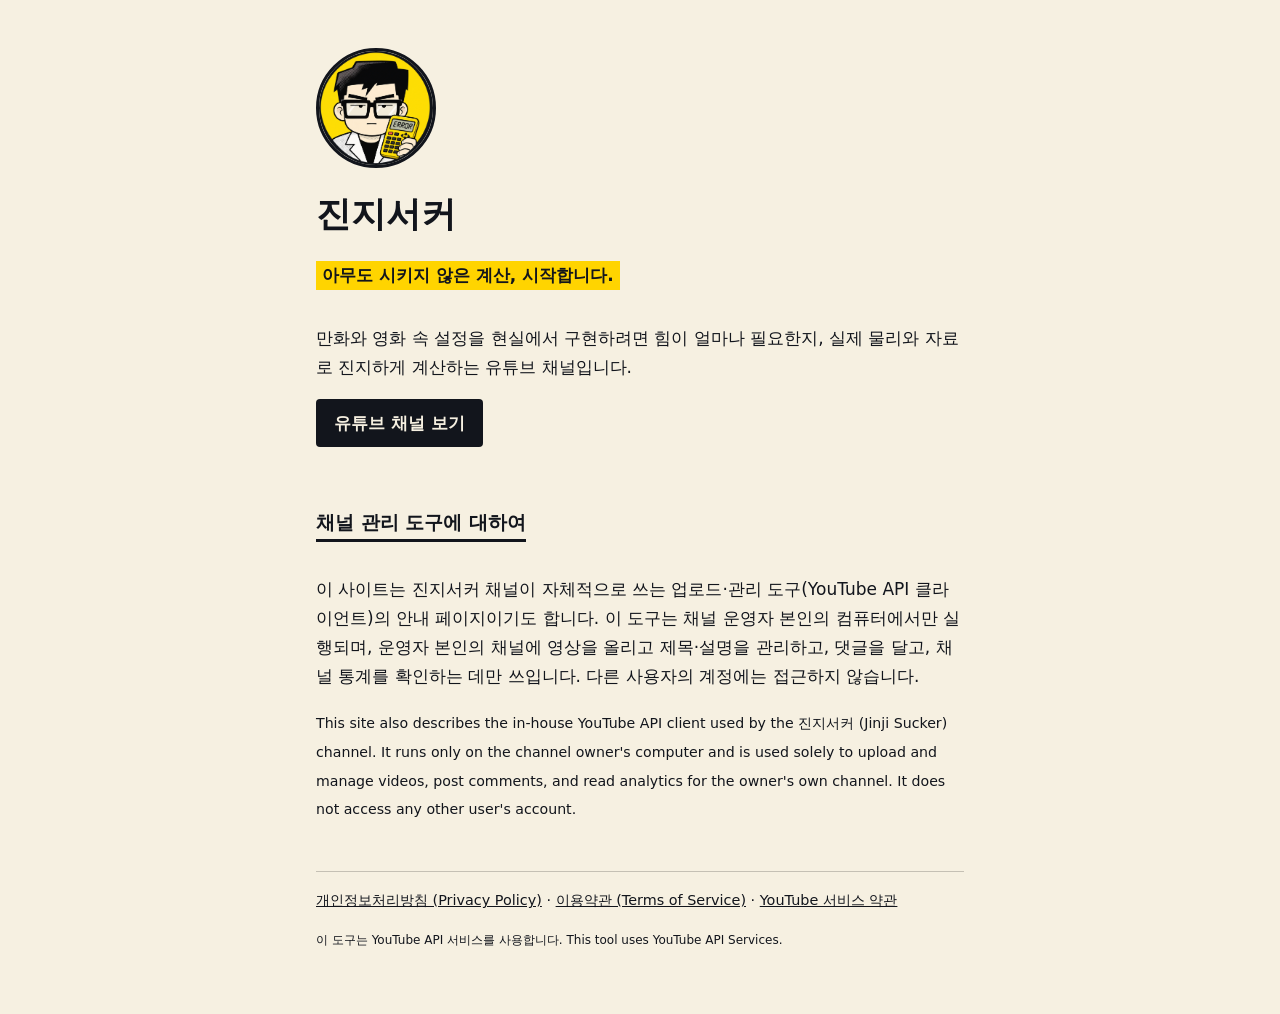
<file: index.html>
<!doctype html>
<html lang="ko">
<head>
<meta charset="utf-8">
<meta name="viewport" content="width=device-width, initial-scale=1">
<title>진지서커</title>
<meta name="description" content="만화·영화 속 설정을 현실 물리로 진지하게 계산하는 유튜브 채널">
<link rel="icon" href="icon.webp">
<link rel="stylesheet" href="style.css">
</head>
<body>
<main>
  <img class="logo" src="icon.webp" alt="진지서커 채널 아이콘" width="120" height="120">
  <h1>진지서커</h1>
  <p class="tag">아무도 시키지 않은 계산, 시작합니다.</p>
  <p>만화와 영화 속 설정을 현실에서 구현하려면 힘이 얼마나 필요한지, 실제 물리와 자료로 진지하게 계산하는 유튜브 채널입니다.</p>
  <p><a class="btn" href="https://www.youtube.com/channel/UCwEcnt9s4he1WT6Z5F1xILg">유튜브 채널 보기</a></p>

  <h2>채널 관리 도구에 대하여</h2>
  <p>이 사이트는 진지서커 채널이 자체적으로 쓰는 업로드·관리 도구(YouTube API 클라이언트)의 안내 페이지이기도 합니다.
  이 도구는 채널 운영자 본인의 컴퓨터에서만 실행되며, 운영자 본인의 채널에 영상을 올리고 제목·설명을 관리하고, 댓글을 달고, 채널 통계를 확인하는 데만 쓰입니다.
  다른 사용자의 계정에는 접근하지 않습니다.</p>
  <p lang="en"><small>This site also describes the in-house YouTube API client used by the 진지서커 (Jinji Sucker) channel. It runs only on the channel owner's computer and is used solely to upload and manage videos, post comments, and read analytics for the owner's own channel. It does not access any other user's account.</small></p>

  <footer>
    <a href="privacy.html">개인정보처리방침 (Privacy Policy)</a> ·
    <a href="terms.html">이용약관 (Terms of Service)</a> ·
    <a href="https://www.youtube.com/t/terms">YouTube 서비스 약관</a>
    <p><small>이 도구는 YouTube API 서비스를 사용합니다. This tool uses YouTube API Services.</small></p>
  </footer>
</main>
</body>
</html>
</file>
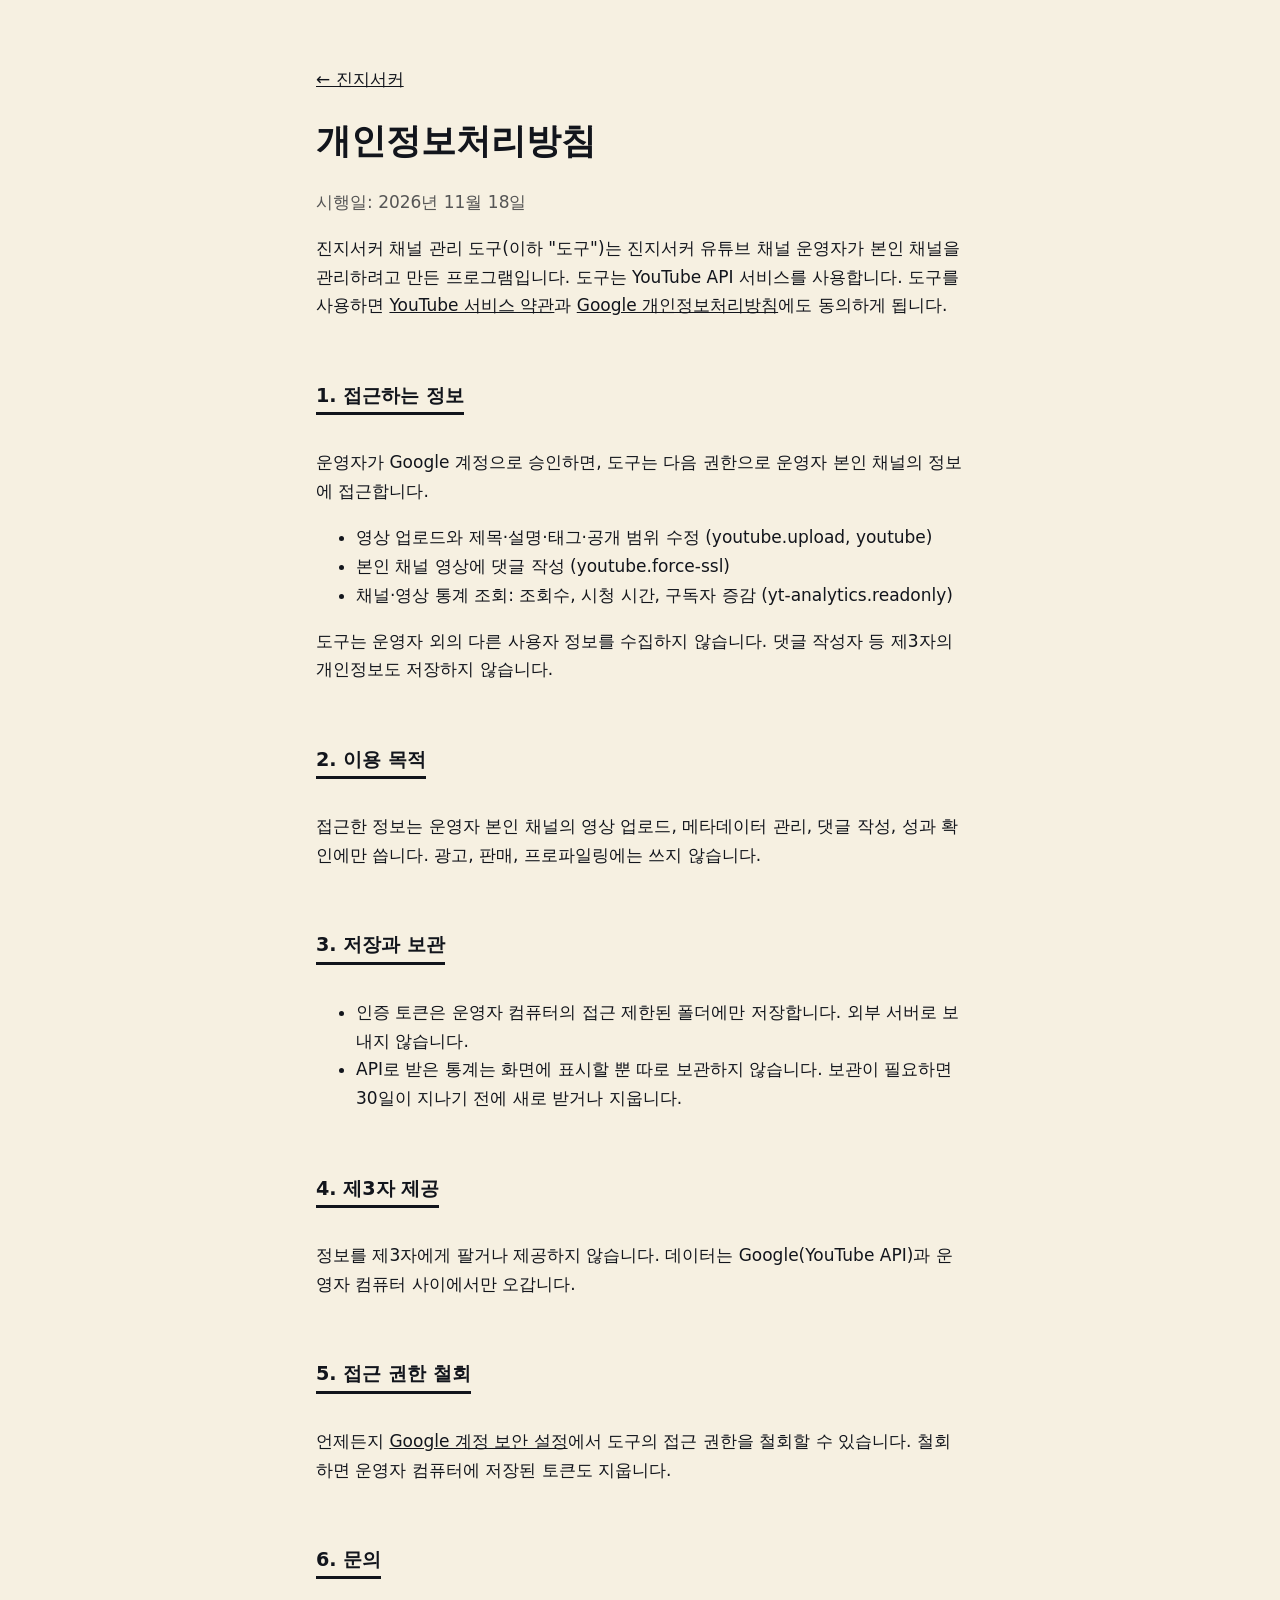
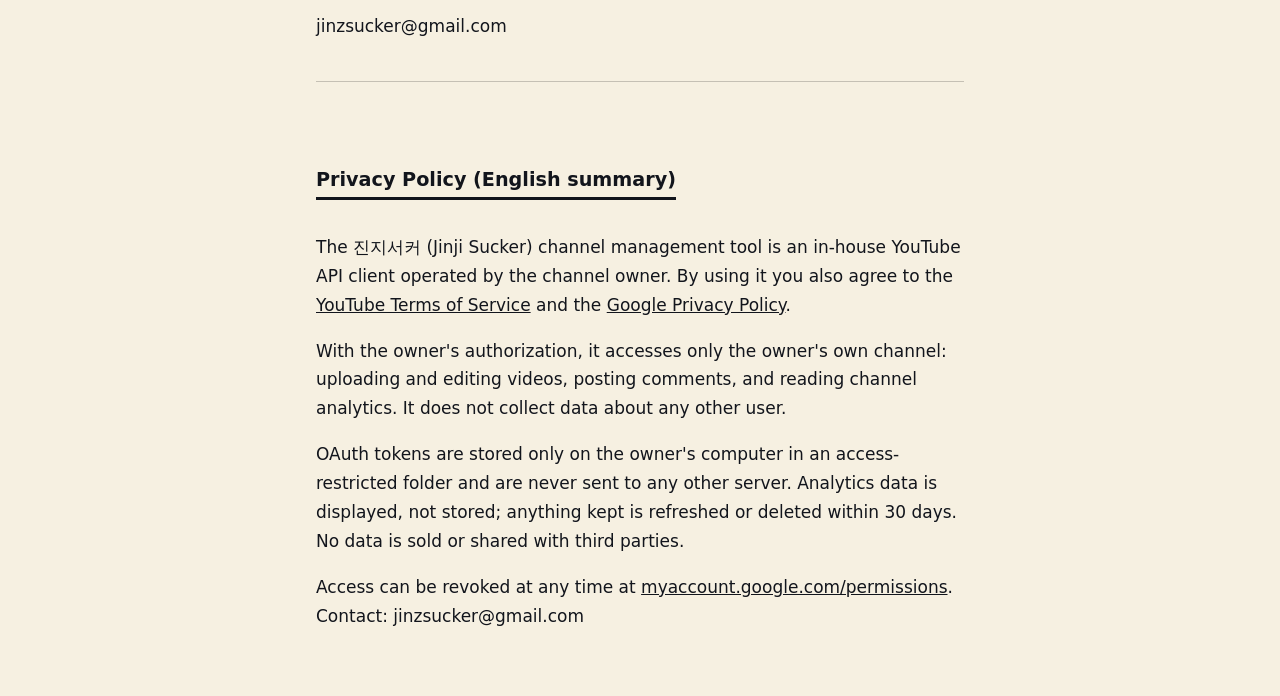
<file: privacy.html>
<!doctype html>
<html lang="ko">
<head>
<meta charset="utf-8">
<meta name="viewport" content="width=device-width, initial-scale=1">
<title>개인정보처리방침 · 진지서커</title>
<link rel="icon" href="icon.webp">
<link rel="stylesheet" href="style.css">
</head>
<body>
<main class="doc">
  <p><a href="index.html">← 진지서커</a></p>
  <h1>개인정보처리방침</h1>
  <p class="meta">시행일: 2026년 11월 18일</p>

  <p>진지서커 채널 관리 도구(이하 "도구")는 진지서커 유튜브 채널 운영자가 본인 채널을 관리하려고 만든 프로그램입니다. 도구는 YouTube API 서비스를 사용합니다.
  도구를 사용하면 <a href="https://www.youtube.com/t/terms">YouTube 서비스 약관</a>과 <a href="https://policies.google.com/privacy">Google 개인정보처리방침</a>에도 동의하게 됩니다.</p>

  <h2>1. 접근하는 정보</h2>
  <p>운영자가 Google 계정으로 승인하면, 도구는 다음 권한으로 운영자 본인 채널의 정보에 접근합니다.</p>
  <ul>
    <li>영상 업로드와 제목·설명·태그·공개 범위 수정 (youtube.upload, youtube)</li>
    <li>본인 채널 영상에 댓글 작성 (youtube.force-ssl)</li>
    <li>채널·영상 통계 조회: 조회수, 시청 시간, 구독자 증감 (yt-analytics.readonly)</li>
  </ul>
  <p>도구는 운영자 외의 다른 사용자 정보를 수집하지 않습니다. 댓글 작성자 등 제3자의 개인정보도 저장하지 않습니다.</p>

  <h2>2. 이용 목적</h2>
  <p>접근한 정보는 운영자 본인 채널의 영상 업로드, 메타데이터 관리, 댓글 작성, 성과 확인에만 씁니다. 광고, 판매, 프로파일링에는 쓰지 않습니다.</p>

  <h2>3. 저장과 보관</h2>
  <ul>
    <li>인증 토큰은 운영자 컴퓨터의 접근 제한된 폴더에만 저장합니다. 외부 서버로 보내지 않습니다.</li>
    <li>API로 받은 통계는 화면에 표시할 뿐 따로 보관하지 않습니다. 보관이 필요하면 30일이 지나기 전에 새로 받거나 지웁니다.</li>
  </ul>

  <h2>4. 제3자 제공</h2>
  <p>정보를 제3자에게 팔거나 제공하지 않습니다. 데이터는 Google(YouTube API)과 운영자 컴퓨터 사이에서만 오갑니다.</p>

  <h2>5. 접근 권한 철회</h2>
  <p>언제든지 <a href="https://myaccount.google.com/permissions">Google 계정 보안 설정</a>에서 도구의 접근 권한을 철회할 수 있습니다. 철회하면 운영자 컴퓨터에 저장된 토큰도 지웁니다.</p>

  <h2>6. 문의</h2>
  <p>jinzsucker@gmail.com</p>

  <hr>
  <section lang="en">
    <h2>Privacy Policy (English summary)</h2>
    <p>The 진지서커 (Jinji Sucker) channel management tool is an in-house YouTube API client operated by the channel owner. By using it you also agree to the <a href="https://www.youtube.com/t/terms">YouTube Terms of Service</a> and the <a href="https://policies.google.com/privacy">Google Privacy Policy</a>.</p>
    <p>With the owner's authorization, it accesses only the owner's own channel: uploading and editing videos, posting comments, and reading channel analytics. It does not collect data about any other user.</p>
    <p>OAuth tokens are stored only on the owner's computer in an access-restricted folder and are never sent to any other server. Analytics data is displayed, not stored; anything kept is refreshed or deleted within 30 days. No data is sold or shared with third parties.</p>
    <p>Access can be revoked at any time at <a href="https://myaccount.google.com/permissions">myaccount.google.com/permissions</a>. Contact: jinzsucker@gmail.com</p>
  </section>
</main>
</body>
</html>
</file>
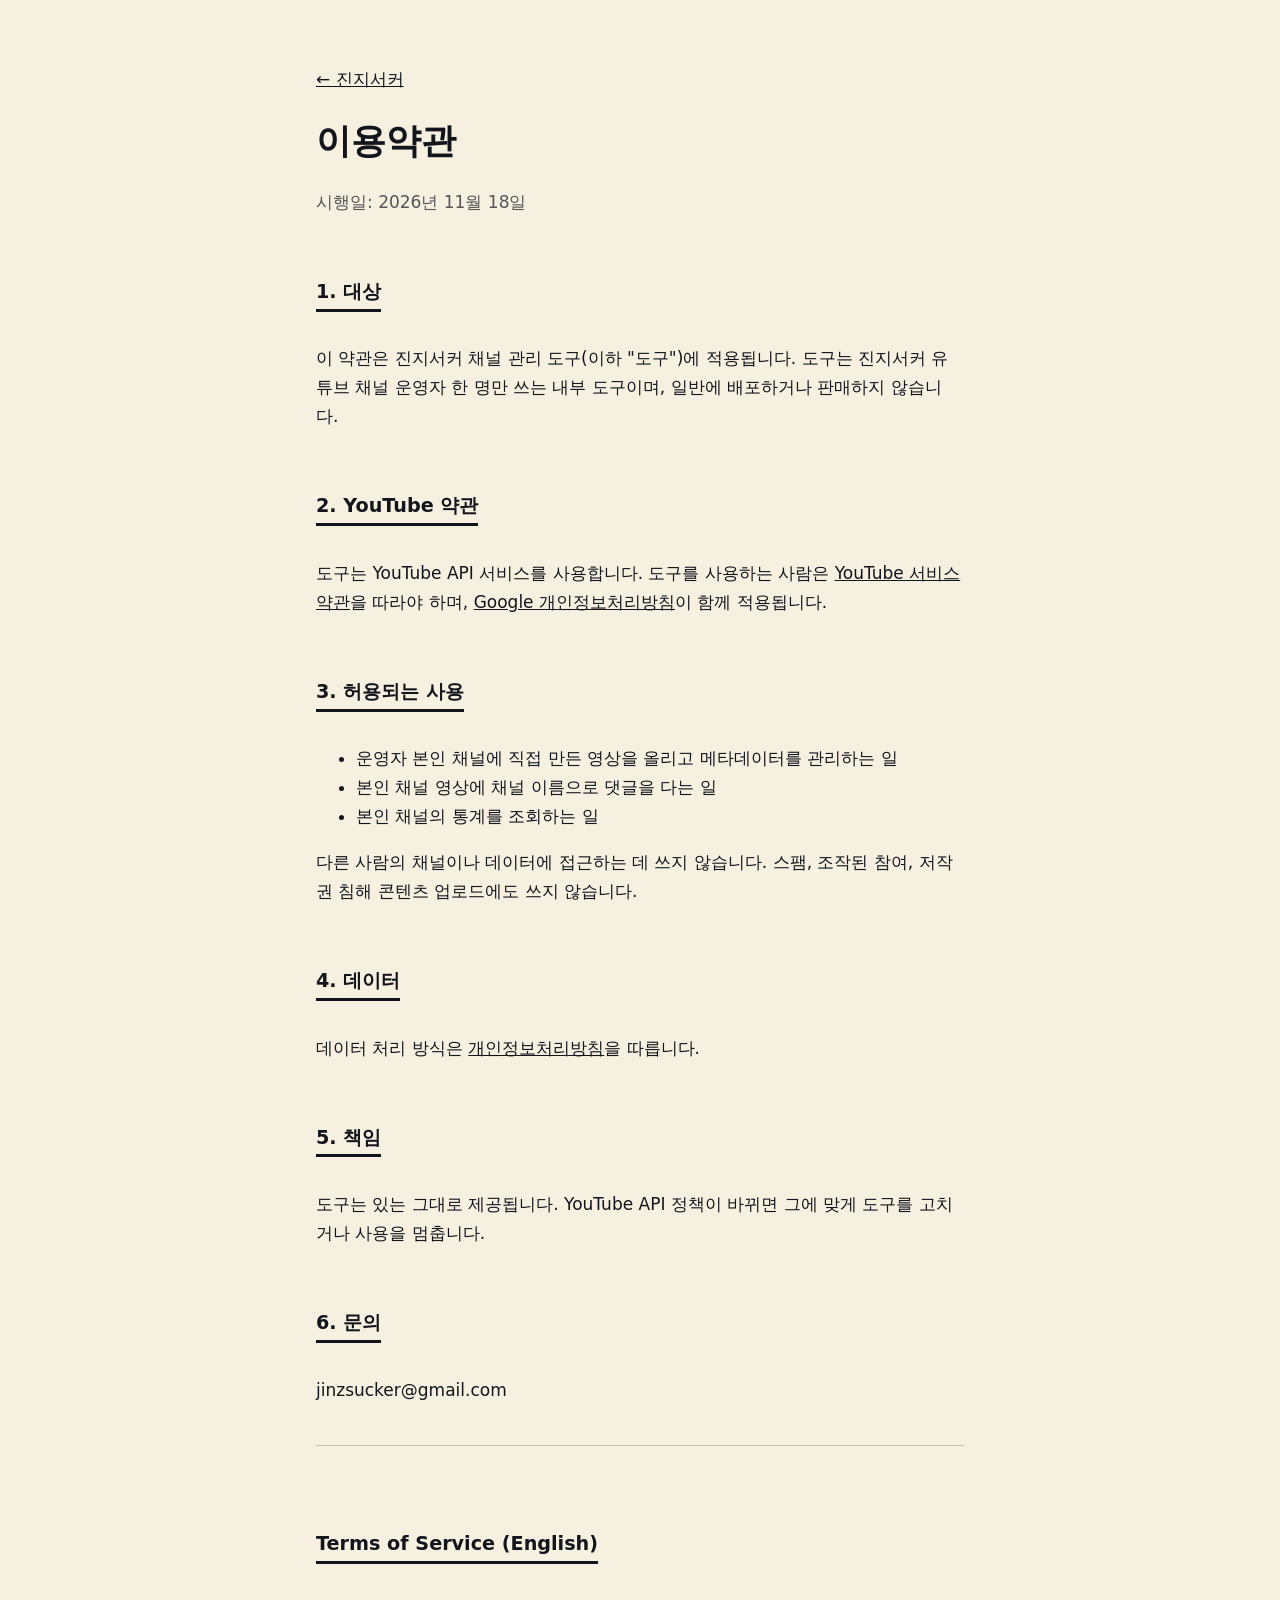
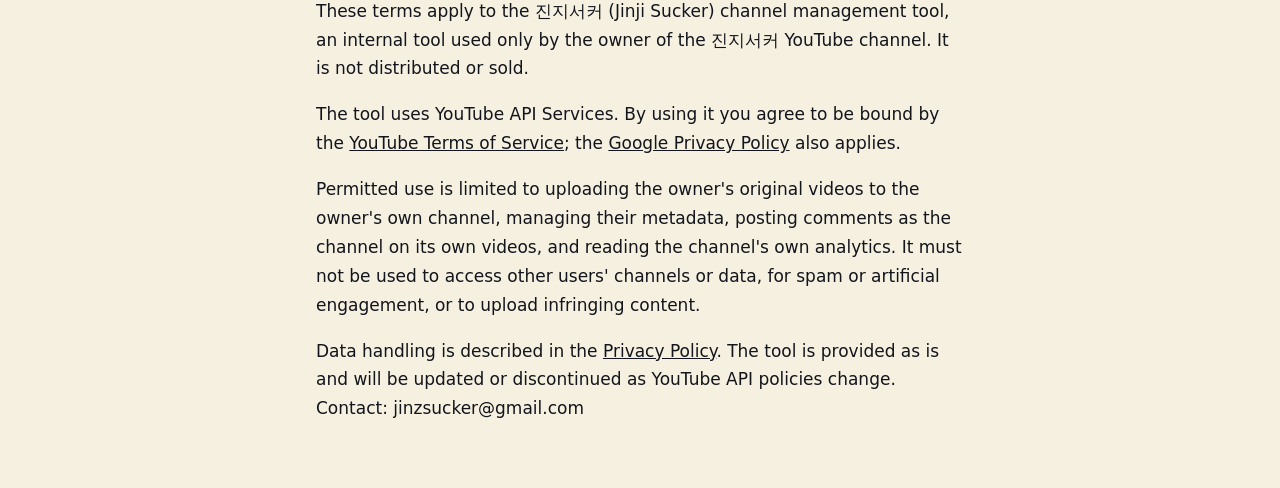
<file: terms.html>
<!doctype html>
<html lang="ko">
<head>
<meta charset="utf-8">
<meta name="viewport" content="width=device-width, initial-scale=1">
<title>이용약관 · 진지서커</title>
<link rel="icon" href="icon.webp">
<link rel="stylesheet" href="style.css">
</head>
<body>
<main class="doc">
  <p><a href="index.html">← 진지서커</a></p>
  <h1>이용약관</h1>
  <p class="meta">시행일: 2026년 11월 18일</p>

  <h2>1. 대상</h2>
  <p>이 약관은 진지서커 채널 관리 도구(이하 "도구")에 적용됩니다. 도구는 진지서커 유튜브 채널 운영자 한 명만 쓰는 내부 도구이며, 일반에 배포하거나 판매하지 않습니다.</p>

  <h2>2. YouTube 약관</h2>
  <p>도구는 YouTube API 서비스를 사용합니다. 도구를 사용하는 사람은 <a href="https://www.youtube.com/t/terms">YouTube 서비스 약관</a>을 따라야 하며, <a href="https://policies.google.com/privacy">Google 개인정보처리방침</a>이 함께 적용됩니다.</p>

  <h2>3. 허용되는 사용</h2>
  <ul>
    <li>운영자 본인 채널에 직접 만든 영상을 올리고 메타데이터를 관리하는 일</li>
    <li>본인 채널 영상에 채널 이름으로 댓글을 다는 일</li>
    <li>본인 채널의 통계를 조회하는 일</li>
  </ul>
  <p>다른 사람의 채널이나 데이터에 접근하는 데 쓰지 않습니다. 스팸, 조작된 참여, 저작권 침해 콘텐츠 업로드에도 쓰지 않습니다.</p>

  <h2>4. 데이터</h2>
  <p>데이터 처리 방식은 <a href="privacy.html">개인정보처리방침</a>을 따릅니다.</p>

  <h2>5. 책임</h2>
  <p>도구는 있는 그대로 제공됩니다. YouTube API 정책이 바뀌면 그에 맞게 도구를 고치거나 사용을 멈춥니다.</p>

  <h2>6. 문의</h2>
  <p>jinzsucker@gmail.com</p>

  <hr>
  <section lang="en">
    <h2>Terms of Service (English)</h2>
    <p>These terms apply to the 진지서커 (Jinji Sucker) channel management tool, an internal tool used only by the owner of the 진지서커 YouTube channel. It is not distributed or sold.</p>
    <p>The tool uses YouTube API Services. By using it you agree to be bound by the <a href="https://www.youtube.com/t/terms">YouTube Terms of Service</a>; the <a href="https://policies.google.com/privacy">Google Privacy Policy</a> also applies.</p>
    <p>Permitted use is limited to uploading the owner's original videos to the owner's own channel, managing their metadata, posting comments as the channel on its own videos, and reading the channel's own analytics. It must not be used to access other users' channels or data, for spam or artificial engagement, or to upload infringing content.</p>
    <p>Data handling is described in the <a href="privacy.html">Privacy Policy</a>. The tool is provided as is and will be updated or discontinued as YouTube API policies change. Contact: jinzsucker@gmail.com</p>
  </section>
</main>
</body>
</html>
</file>
<file: style.css>
:root { --ink: #12151C; --cream: #F6F0E1; --yellow: #FFD400; }
* { box-sizing: border-box; }
body { margin: 0; background: var(--cream); color: var(--ink);
  font: 17px/1.7 "Apple SD Gothic Neo", "Noto Sans KR", system-ui, sans-serif; }
main { max-width: 680px; margin: 0 auto; padding: 48px 16px; }
.logo { display: block; border-radius: 50%; border: 3px solid var(--ink); }
h1 { font-size: 2.2rem; margin: 16px 0 0; }
h2 { margin-top: 2.2em; font-size: 1.2rem; border-bottom: 3px solid var(--ink); display: inline-block; }
.tag { font-weight: 700; background: var(--yellow); display: inline-block; padding: 0 6px; }
.meta { color: #555; }
a { color: var(--ink); }
.btn { display: inline-block; background: var(--ink); color: var(--cream); padding: 10px 18px;
  text-decoration: none; font-weight: 700; border-radius: 4px; }
footer { margin-top: 48px; padding-top: 16px; border-top: 1px solid #0003; font-size: .9rem; }
hr { margin: 40px 0; border: 0; border-top: 1px solid #0003; }
</file>
